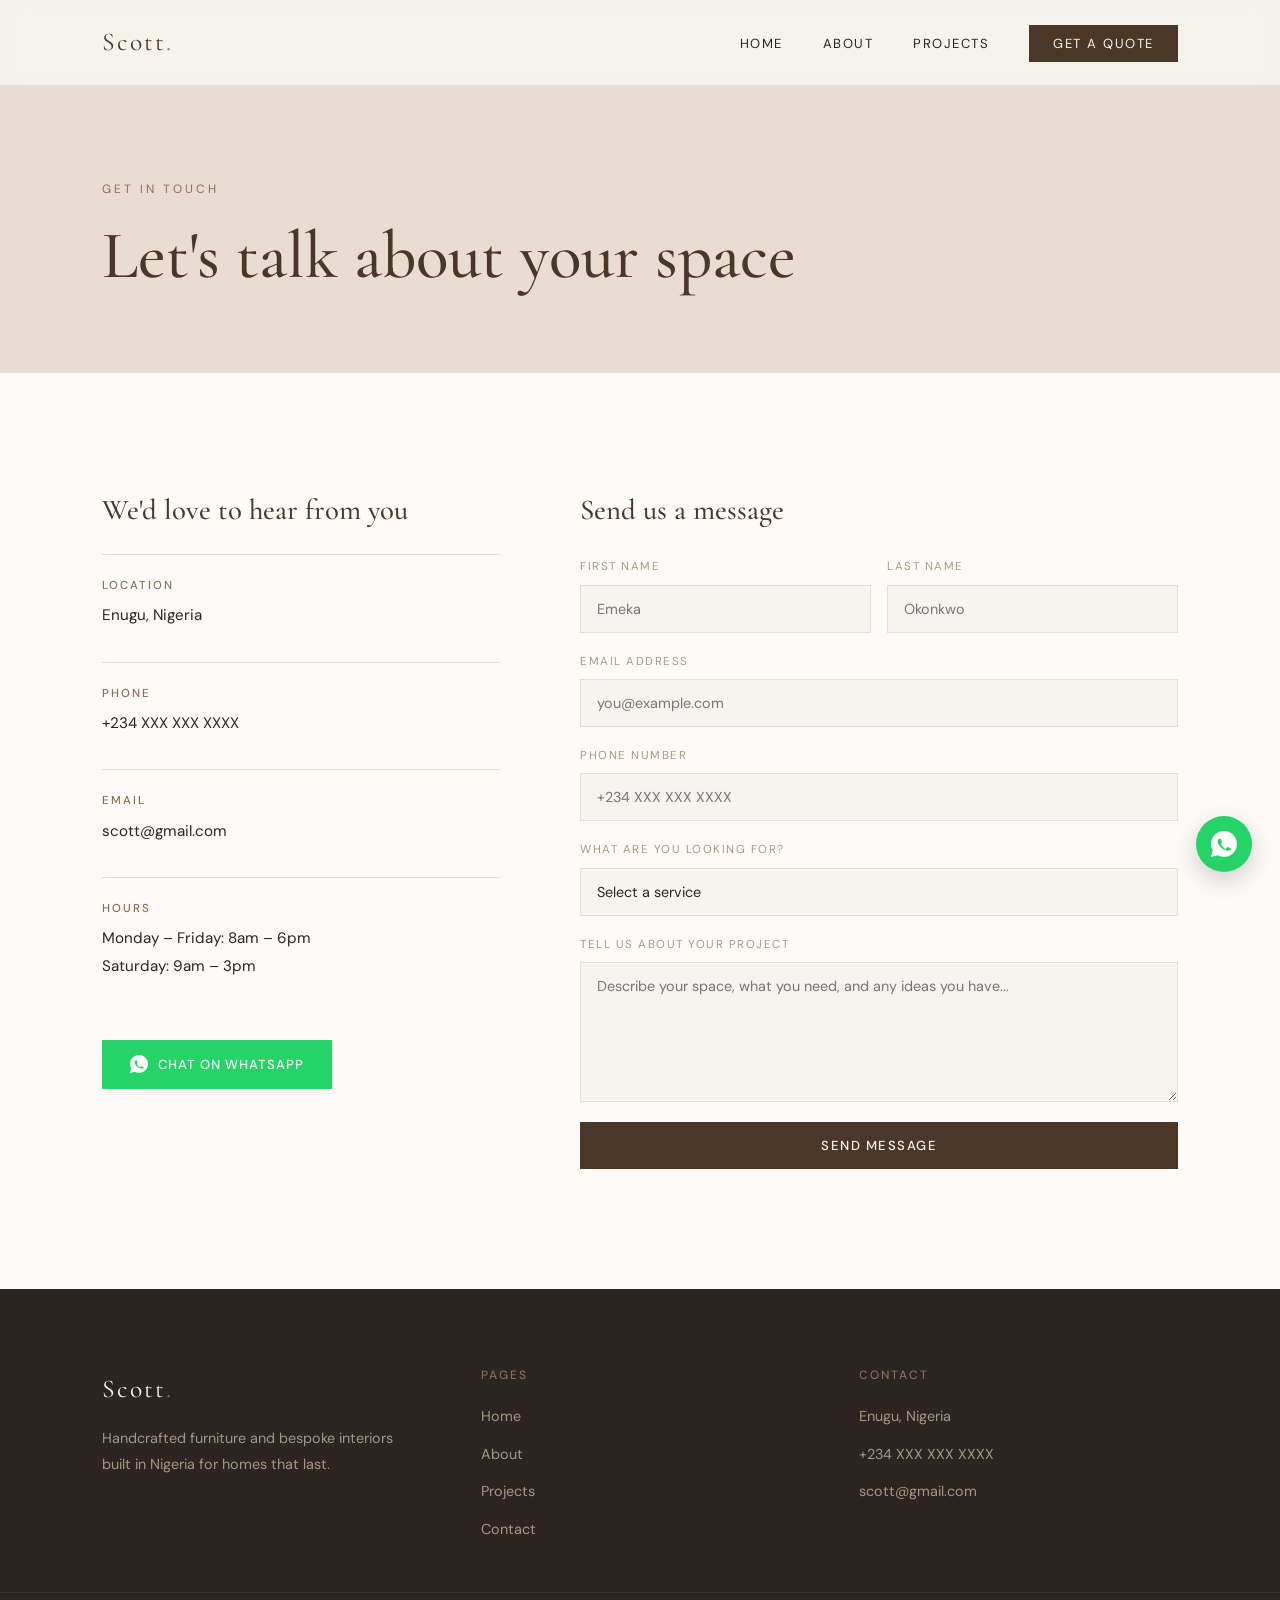
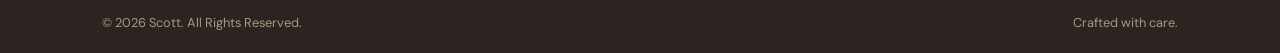
<file: contact.html>
<!DOCTYPE html>
<html lang="en">
<head>
  <meta charset="UTF-8">
  <meta name="viewport" content="width=device-width, initial-scale=1.0">
  <title>Contact — Scott Furniture</title>
  <link rel="stylesheet" href="style.css">
  <style>
    .contact-hero {
      padding: 180px 8% 80px;
      background: var(--sand);
    }

    .contact-hero .eyebrow {
      display: block;
      font-size: 0.75rem;
      letter-spacing: 3px;
      text-transform: uppercase;
      color: var(--bark);
      margin-bottom: 20px;
    }

    .contact-hero h1 {
      font-size: 4.2rem;
      color: var(--timber);
      max-width: 700px;
      line-height: 1.1;
    }

    /* CONTACT BODY */
    .contact-body {
      padding: var(--section-pad);
      background: var(--white);
      display: grid;
      grid-template-columns: 1fr 1.5fr;
      gap: 80px;
      align-items: start;
    }

    /* INFO SIDE */
    .contact-info h2 {
      font-size: 1.8rem;
      color: var(--timber);
      margin-bottom: 28px;
    }

    .info-block {
      margin-bottom: 32px;
      border-top: 1px solid var(--sand);
      padding-top: 24px;
    }

    .info-block h4 {
      font-family: var(--sans);
      font-size: 0.72rem;
      letter-spacing: 2px;
      text-transform: uppercase;
      color: var(--bark);
      margin-bottom: 10px;
    }

    .info-block p,
    .info-block a {
      font-size: 0.95rem;
      color: var(--charcoal);
      line-height: 1.8;
      display: block;
      transition: color 0.3s;
    }

    .info-block a:hover { color: var(--bark); }

    .whatsapp-link {
      display: inline-flex;
      align-items: center;
      gap: 10px;
      margin-top: 28px;
      padding: 14px 28px;
      background: #25D366;
      color: white !important;
      font-size: 0.82rem;
      font-weight: 500;
      letter-spacing: 1px;
      text-transform: uppercase;
      transition: background 0.3s, transform 0.3s;
    }

    .whatsapp-link:hover {
      background: #1ebe5d;
      transform: translateY(-2px);
    }

    .whatsapp-link svg {
      width: 18px; height: 18px;
      fill: white;
      flex-shrink: 0;
    }

    /* FORM SIDE */
    .contact-form-wrap h2 {
      font-size: 1.8rem;
      color: var(--timber);
      margin-bottom: 32px;
    }

    .form-row {
      display: grid;
      grid-template-columns: 1fr 1fr;
      gap: 16px;
    }

    .form-group {
      margin-bottom: 20px;
      display: flex;
      flex-direction: column;
    }

    .form-group label {
      font-size: 0.72rem;
      letter-spacing: 1.5px;
      text-transform: uppercase;
      color: var(--mist);
      margin-bottom: 8px;
    }

    .form-group input,
    .form-group select,
    .form-group textarea {
      padding: 14px 16px;
      background: var(--cream);
      border: 1px solid var(--sand);
      color: var(--charcoal);
      font-family: var(--sans);
      font-size: 0.9rem;
      outline: none;
      transition: border-color 0.3s;
      -webkit-appearance: none;
    }

    .form-group input:focus,
    .form-group select:focus,
    .form-group textarea:focus {
      border-color: var(--bark);
    }

    .form-group textarea { resize: vertical; min-height: 140px; }

    .form-submit {
      margin-top: 8px;
    }

    .form-submit .btn-primary {
      width: 100%;
      text-align: center;
      border: none;
      cursor: pointer;
      font-family: var(--sans);
    }

    /* SUCCESS */
    .form-success {
      display: none;
      padding: 20px;
      background: var(--sand);
      border-left: 3px solid var(--bark);
      margin-top: 16px;
      font-size: 0.9rem;
      color: var(--timber);
    }

    @media (max-width: 768px) {
      .contact-hero { padding: 130px 5% 60px; }
      .contact-hero h1 { font-size: 2.6rem; }

      .contact-body {
        grid-template-columns: 1fr;
        gap: 60px;
        padding: 60px 5%;
      }

      .form-row { grid-template-columns: 1fr; }
    }
  </style>
</head>
<body>

  <header class="navbar">
    <div class="logo">Scott<span>.</span></div>
    <nav>
      <ul class="nav-links">
        <li><a href="index.html">Home</a></li>
        <li><a href="about.html">About</a></li>
        <li><a href="projects.html">Projects</a></li>
        <li><a href="contact.html" class="nav-cta">Get a Quote</a></li>
      </ul>
    </nav>
    <button class="menu-toggle" onclick="openMenu()">&#9776;</button>
  </header>

  <div class="overlay-menu" id="overlayMenu">
    <div class="close-btn" onclick="closeMenu()">&#10005;</div>
    <ul>
      <li><a href="index.html" onclick="closeMenu()">Home</a></li>
      <li><a href="about.html" onclick="closeMenu()">About</a></li>
      <li><a href="projects.html" onclick="closeMenu()">Projects</a></li>
      <li><a href="contact.html" onclick="closeMenu()">Contact</a></li>
    </ul>
  </div>

  <!-- HERO -->
  <section class="contact-hero">
    <span class="eyebrow">Get in Touch</span>
    <h1>Let's talk about your space</h1>
  </section>

  <!-- CONTACT BODY -->
  <section class="contact-body">

    <!-- INFO -->
    <div class="contact-info reveal">
      <h2>We'd love to hear from you</h2>

      <div class="info-block">
        <h4>Location</h4>
        <p>Enugu, Nigeria</p>
      </div>

      <div class="info-block">
        <h4>Phone</h4>
        <a href="tel:+234XXXXXXXXXX">+234 XXX XXX XXXX</a>
      </div>

      <div class="info-block">
        <h4>Email</h4>
        <a href="mailto:scott@gmail.com">scott@gmail.com</a>
      </div>

      <div class="info-block">
        <h4>Hours</h4>
        <p>Monday – Friday: 8am – 6pm</p>
        <p>Saturday: 9am – 3pm</p>
      </div>

      <a href="https://wa.me/234XXXXXXXXXX" class="whatsapp-link" target="_blank">
        <svg xmlns="http://www.w3.org/2000/svg" viewBox="0 0 32 32">
          <path d="M16 0C7.163 0 0 7.163 0 16c0 2.822.736 5.472 2.027 7.77L0 32l8.43-2.01A15.94 15.94 0 0 0 16 32c8.837 0 16-7.163 16-16S24.837 0 16 0zm7.894 22.324c-.33.927-1.922 1.77-2.646 1.883-.678.106-1.53.15-2.468-.155-.569-.184-1.3-.43-2.234-.842-3.937-1.7-6.507-5.67-6.703-5.933-.196-.263-1.6-2.126-1.6-4.055s1.013-2.878 1.372-3.27c.358-.39.78-.488 1.04-.488.26 0 .52.002.748.014.24.012.562-.091.88.671.33.787 1.12 2.716 1.218 2.912.098.196.163.424.033.683-.13.26-.196.423-.39.651-.195.228-.41.51-.585.684-.195.195-.398.406-.171.797.228.39 1.013 2.358 1.95 3.158 1.338 1.95 2.46 2.56 2.916 2.854.456.293.72.244.985-.049.267-.293 1.137-1.327 1.44-1.782.303-.456.606-.38 1.023-.228.416.15 2.64 1.245 3.094 1.47.456.228.76.342.872.53.11.195.11 1.122-.22 2.05z"/>
        </svg>
        Chat on WhatsApp
      </a>
    </div>

    <!-- FORM -->
    <div class="contact-form-wrap reveal">
      <h2>Send us a message</h2>
      <div class="form-row">
        <div class="form-group">
          <label>First Name</label>
          <input type="text" placeholder="Emeka" id="fname">
        </div>
        <div class="form-group">
          <label>Last Name</label>
          <input type="text" placeholder="Okonkwo" id="lname">
        </div>
      </div>
      <div class="form-group">
        <label>Email Address</label>
        <input type="email" placeholder="you@example.com" id="email">
      </div>
      <div class="form-group">
        <label>Phone Number</label>
        <input type="tel" placeholder="+234 XXX XXX XXXX" id="phone">
      </div>
      <div class="form-group">
        <label>What are you looking for?</label>
        <select id="service">
          <option value="" disabled selected>Select a service</option>
          <option>Custom Furniture</option>
          <option>Luxury Wardrobe</option>
          <option>Kitchen Cabinets</option>
          <option>TV Unit</option>
          <option>Office Interior</option>
          <option>Full Interior Design</option>
          <option>Other</option>
        </select>
      </div>
      <div class="form-group">
        <label>Tell us about your project</label>
        <textarea placeholder="Describe your space, what you need, and any ideas you have..." id="message"></textarea>
      </div>
      <div class="form-submit">
        <button class="btn-primary" onclick="handleSubmit()">Send Message</button>
      </div>
      <div class="form-success" id="formSuccess">
        Thank you! We'll be in touch within 24 hours.
      </div>
    </div>

  </section>

  <!-- FOOTER -->
  <footer class="footer">
    <div class="footer-brand">
      <div class="logo">Scott<span>.</span></div>
      <p>Handcrafted furniture and bespoke interiors built in Nigeria for homes that last.</p>
    </div>
    <div class="footer-col">
      <h4>Pages</h4>
      <ul>
        <li><a href="index.html">Home</a></li>
        <li><a href="about.html">About</a></li>
        <li><a href="projects.html">Projects</a></li>
        <li><a href="contact.html">Contact</a></li>
      </ul>
    </div>
    <div class="footer-col">
      <h4>Contact</h4>
      <ul>
        <li><a href="#">Enugu, Nigeria</a></li>
        <li><a href="#">+234 XXX XXX XXXX</a></li>
        <li><a href="#">scott@gmail.com</a></li>
      </ul>
    </div>
  </footer>
  <div class="footer-bottom">
    <p>© 2026 Scott. All Rights Reserved.</p>
    <p>Crafted with care.</p>
  </div>

  <a href="https://wa.me/234XXXXXXXXXX" class="whatsapp-float" target="_blank">
    <svg xmlns="http://www.w3.org/2000/svg" viewBox="0 0 32 32">
      <path d="M16 0C7.163 0 0 7.163 0 16c0 2.822.736 5.472 2.027 7.77L0 32l8.43-2.01A15.94 15.94 0 0 0 16 32c8.837 0 16-7.163 16-16S24.837 0 16 0zm7.894 22.324c-.33.927-1.922 1.77-2.646 1.883-.678.106-1.53.15-2.468-.155-.569-.184-1.3-.43-2.234-.842-3.937-1.7-6.507-5.67-6.703-5.933-.196-.263-1.6-2.126-1.6-4.055s1.013-2.878 1.372-3.27c.358-.39.78-.488 1.04-.488.26 0 .52.002.748.014.24.012.562-.091.88.671.33.787 1.12 2.716 1.218 2.912.098.196.163.424.033.683-.13.26-.196.423-.39.651-.195.228-.41.51-.585.684-.195.195-.398.406-.171.797.228.39 1.013 2.358 1.95 3.158 1.338 1.95 2.46 2.56 2.916 2.854.456.293.72.244.985-.049.267-.293 1.137-1.327 1.44-1.782.303-.456.606-.38 1.023-.228.416.15 2.64 1.245 3.094 1.47.456.228.76.342.872.53.11.195.11 1.122-.22 2.05z"/>
    </svg>
  </a>

  <script>
    function openMenu() { document.getElementById('overlayMenu').classList.add('active'); }
    function closeMenu() { document.getElementById('overlayMenu').classList.remove('active'); }

    function handleSubmit() {
      const name = document.getElementById('fname').value;
      const email = document.getElementById('email').value;
      const message = document.getElementById('message').value;
      if (!name || !email || !message) {
        alert('Please fill in your name, email, and message.');
        return;
      }
      document.getElementById('formSuccess').style.display = 'block';
    }

    const reveals = document.querySelectorAll('.reveal');
    const observer = new IntersectionObserver((entries) => {
      entries.forEach(e => { if (e.isIntersecting) { e.target.classList.add('visible'); observer.unobserve(e.target); } });
    }, { threshold: 0.1 });
    reveals.forEach(r => observer.observe(r));
  </script>
</body>
</html>
</file>
<file: style.css>
/* =====================
   SCOTT — SHARED STYLES
   Warm & Natural Furniture
   ===================== */

   @import url('https://fonts.googleapis.com/css2?family=Cormorant+Garamond:ital,wght@0,400;0,500;0,600;1,400&family=DM+Sans:wght@300;400;500&display=swap');

   :root {
     --cream:    #F7F3EE;
     --sand:     #E8DDD0;
     --bark:     #8B6F55;
     --timber:   #4A3728;
     --charcoal: #2C2420;
     --mist:     #A89880;
     --white:    #FDFAF7;
   
     --serif: 'Cormorant Garamond', Georgia, serif;
     --sans:  'DM Sans', system-ui, sans-serif;
   
     --section-pad: 120px 8%;
     --radius: 2px;
   }
   
   *, *::before, *::after {
     margin: 0;
     padding: 0;
     box-sizing: border-box;
   }
   
   html { scroll-behavior: smooth; }
   
   body {
     font-family: var(--sans);
     background: var(--cream);
     color: var(--charcoal);
     font-size: 16px;
     line-height: 1.6;
   }
   
   h1, h2, h3, h4 {
     font-family: var(--serif);
     font-weight: 500;
     line-height: 1.15;
   }
   
   a { text-decoration: none; color: inherit; }
   
   img { display: block; width: 100%; object-fit: cover; }
   
   /* ---- NAVBAR ---- */
   .navbar {
     position: fixed;
     top: 0; left: 0;
     width: 100%;
     padding: 22px 8%;
     display: flex;
     justify-content: space-between;
     align-items: center;
     z-index: 1000;
     background: rgba(247, 243, 238, 0.92);
     backdrop-filter: blur(12px);
     border-bottom: 1px solid rgba(139, 111, 85, 0.15);
     transition: background 0.3s ease;
   }
   
   .logo {
     font-family: var(--serif);
     font-size: 1.6rem;
     color: var(--timber);
     letter-spacing: 2px;
   }
   
   .logo span {
     color: var(--bark);
   }
   
   .nav-links {
     display: flex;
     gap: 40px;
     list-style: none;
   }
   
   .nav-links a {
     font-size: 0.82rem;
     letter-spacing: 1.5px;
     text-transform: uppercase;
     color: var(--charcoal);
     position: relative;
     transition: color 0.3s;
   }
   
   .nav-links a::after {
     content: '';
     position: absolute;
     bottom: -4px; left: 0;
     width: 0; height: 1px;
     background: var(--bark);
     transition: width 0.3s ease;
   }
   
   .nav-links a:hover { color: var(--bark); }
   .nav-links a:hover::after { width: 100%; }
   
   .nav-cta {
     background: var(--timber);
     color: var(--cream) !important;
     padding: 10px 24px;
     font-size: 0.82rem;
     letter-spacing: 1.5px;
     text-transform: uppercase;
     transition: background 0.3s ease !important;
   }
   
   .nav-cta:hover {
     background: var(--bark) !important;
   }
   
   .nav-cta::after { display: none !important; }
   
   .menu-toggle {
     display: none;
     font-size: 1.5rem;
     color: var(--timber);
     cursor: pointer;
     background: none;
     border: none;
   }
   
   /* ---- OVERLAY MENU ---- */
   .overlay-menu {
     position: fixed;
     inset: 0;
     background: var(--cream);
     display: flex;
     flex-direction: column;
     justify-content: center;
     align-items: center;
     z-index: 9999;
     opacity: 0;
     pointer-events: none;
     transition: opacity 0.4s ease;
   }
   
   .overlay-menu.active {
     opacity: 1;
     pointer-events: all;
   }
   
   .overlay-menu ul {
     list-style: none;
     text-align: center;
   }
   
   .overlay-menu ul li { margin: 20px 0; }
   
   .overlay-menu ul li a {
     font-family: var(--serif);
     font-size: 3rem;
     color: var(--timber);
     transition: color 0.3s;
   }
   
   .overlay-menu ul li a:hover { color: var(--bark); }
   
   .close-btn {
     position: absolute;
     top: 28px; right: 8%;
     font-size: 1.8rem;
     color: var(--timber);
     cursor: pointer;
   }
   
   /* ---- BUTTONS ---- */
   .btn-primary {
     display: inline-block;
     background: var(--timber);
     color: var(--cream);
     padding: 15px 36px;
     font-family: var(--sans);
     font-size: 0.82rem;
     font-weight: 500;
     letter-spacing: 1.5px;
     text-transform: uppercase;
     transition: background 0.3s ease, transform 0.3s ease;
   }
   
   .btn-primary:hover {
     background: var(--bark);
     transform: translateY(-2px);
   }
   
   .btn-secondary {
     display: inline-block;
     border: 1px solid var(--timber);
     color: var(--timber);
     padding: 15px 36px;
     font-family: var(--sans);
     font-size: 0.82rem;
     font-weight: 500;
     letter-spacing: 1.5px;
     text-transform: uppercase;
     transition: background 0.3s ease, color 0.3s ease, transform 0.3s ease;
   }
   
   .btn-secondary:hover {
     background: var(--timber);
     color: var(--cream);
     transform: translateY(-2px);
   }
   
   /* ---- SECTION HEADER ---- */
   .section-header {
     text-align: center;
     max-width: 640px;
     margin: 0 auto 70px;
   }
   
   .section-header .eyebrow {
     display: block;
     font-size: 0.75rem;
     letter-spacing: 3px;
     text-transform: uppercase;
     color: var(--bark);
     margin-bottom: 18px;
   }
   
   .section-header h2 {
     font-size: 3rem;
     color: var(--timber);
     margin-bottom: 20px;
   }
   
   .section-header p {
     color: var(--mist);
     line-height: 1.9;
     font-size: 0.95rem;
   }
   
   /* ---- FOOTER ---- */
   .footer {
     padding: 80px 8% 50px;
     background: var(--charcoal);
     display: grid;
     grid-template-columns: 1fr 1fr 1fr;
     gap: 60px;
     align-items: start;
   }
   
   .footer-brand .logo {
     color: var(--cream);
     margin-bottom: 16px;
   }
   
   .footer-brand p {
     color: var(--mist);
     font-size: 0.9rem;
     line-height: 1.8;
   }
   
   .footer-col h4 {
     font-family: var(--sans);
     font-size: 0.75rem;
     letter-spacing: 2px;
     text-transform: uppercase;
     color: var(--bark);
     margin-bottom: 20px;
   }
   
   .footer-col ul {
     list-style: none;
     display: flex;
     flex-direction: column;
     gap: 12px;
   }
   
   .footer-col ul a {
     color: var(--mist);
     font-size: 0.9rem;
     transition: color 0.3s;
   }
   
   .footer-col ul a:hover { color: var(--cream); }
   
   .footer-bottom {
     padding: 20px 8%;
     background: var(--charcoal);
     border-top: 1px solid rgba(255,255,255,0.07);
     display: flex;
     justify-content: space-between;
     align-items: center;
   }
   
   .footer-bottom p {
     color: var(--mist);
     font-size: 0.8rem;
   }
   
   /* ---- WHATSAPP FLOAT ---- */
   .whatsapp-float {
     position: fixed;
     bottom: 28px; right: 28px;
     width: 56px; height: 56px;
     background: #25D366;
     border-radius: 50%;
     display: flex;
     justify-content: center;
     align-items: center;
     z-index: 999;
     box-shadow: 0 8px 24px rgba(0,0,0,0.18);
     transition: transform 0.3s ease;
     animation: pulse-green 2.5s infinite;
   }
   
   .whatsapp-float:hover { transform: scale(1.1); }
   
   .whatsapp-float svg { width: 26px; height: 26px; fill: white; }
   
   @keyframes pulse-green {
     0%   { box-shadow: 0 0 0 0 rgba(37,211,102,0.45); }
     70%  { box-shadow: 0 0 0 18px rgba(37,211,102,0); }
     100% { box-shadow: 0 0 0 0 rgba(37,211,102,0); }
   }
   
   /* ---- SCROLL REVEAL ---- */
   .reveal {
     opacity: 0;
     transform: translateY(40px);
     transition: opacity 0.8s ease, transform 0.8s ease;
   }
   
   .reveal.visible {
     opacity: 1;
     transform: translateY(0);
   }
   
   /* ---- MOBILE ---- */
   @media (max-width: 768px) {
     .nav-links { display: none; }
     .menu-toggle { display: block; }
   
     .section-header h2 { font-size: 2.2rem; }
   
     .footer {
       grid-template-columns: 1fr;
       gap: 40px;
     }
   
     .footer-bottom {
       flex-direction: column;
       gap: 10px;
       text-align: center;
     }
   }
</file>
